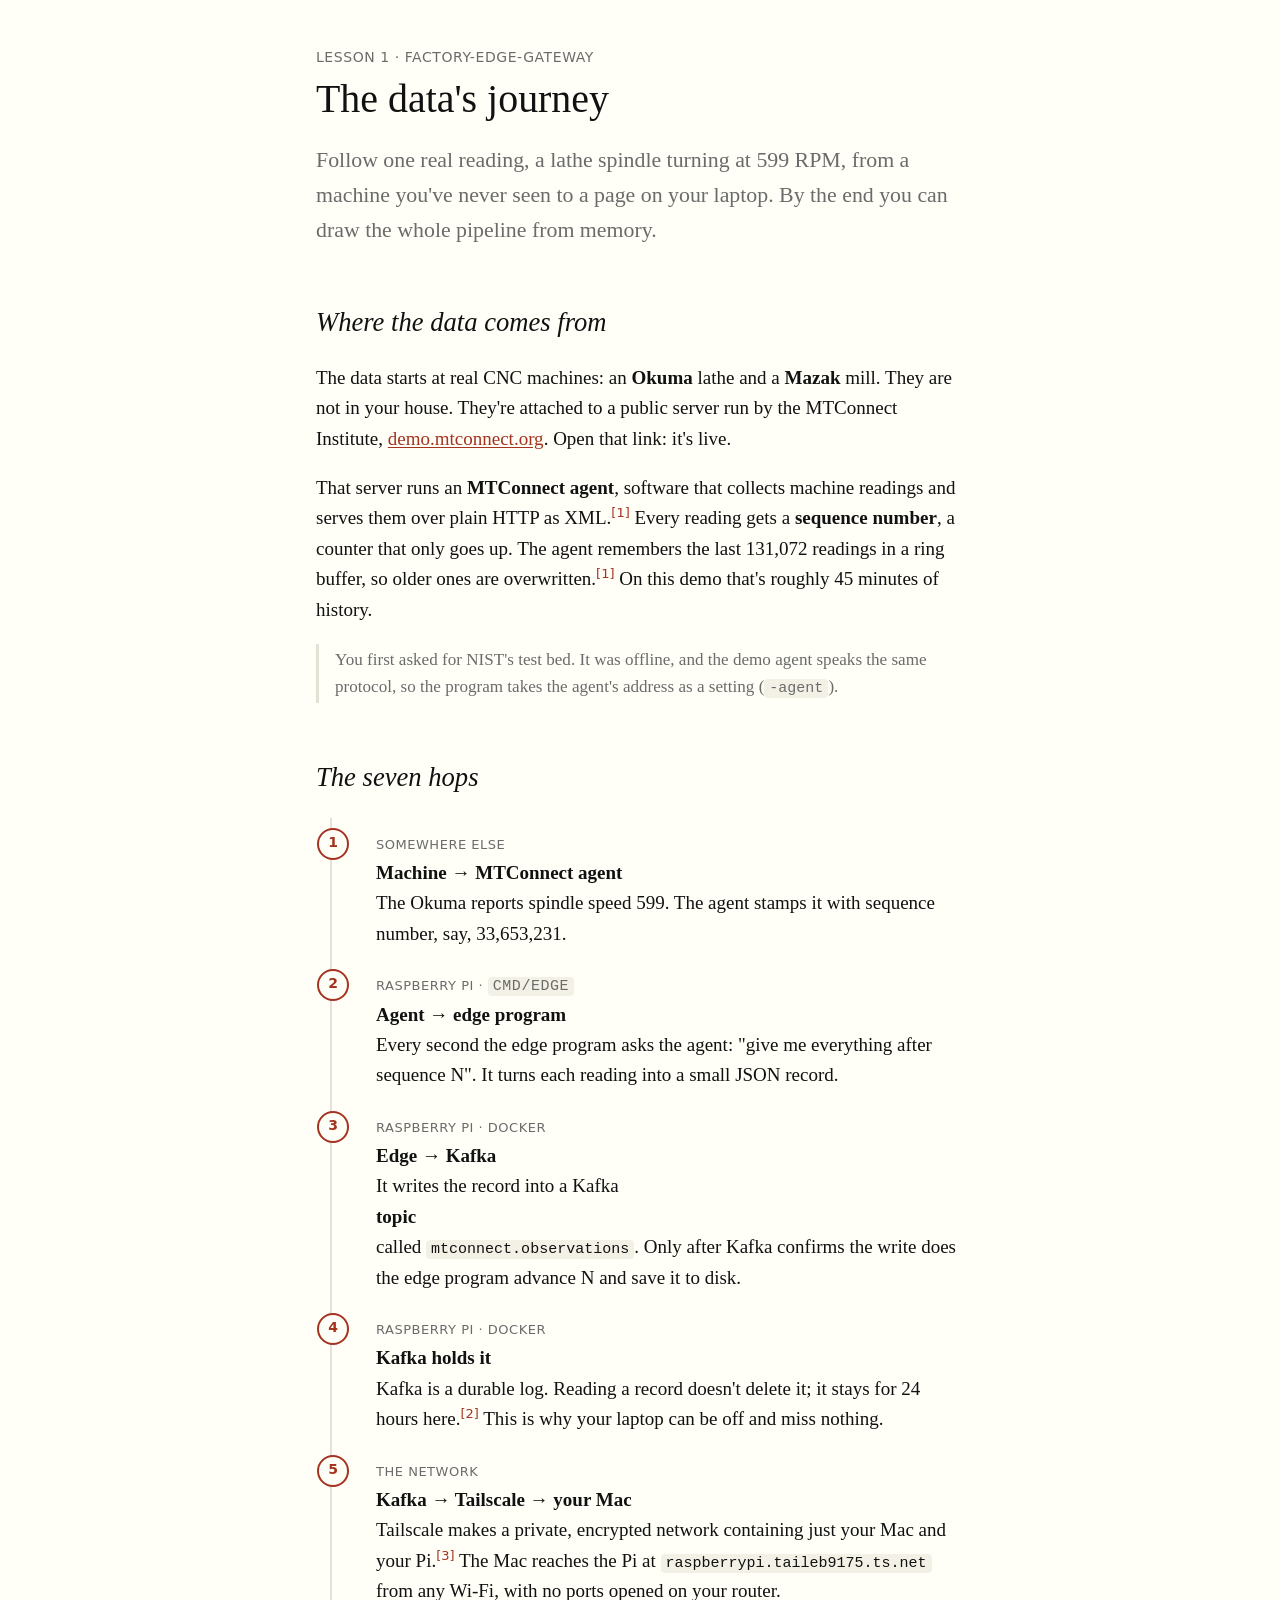
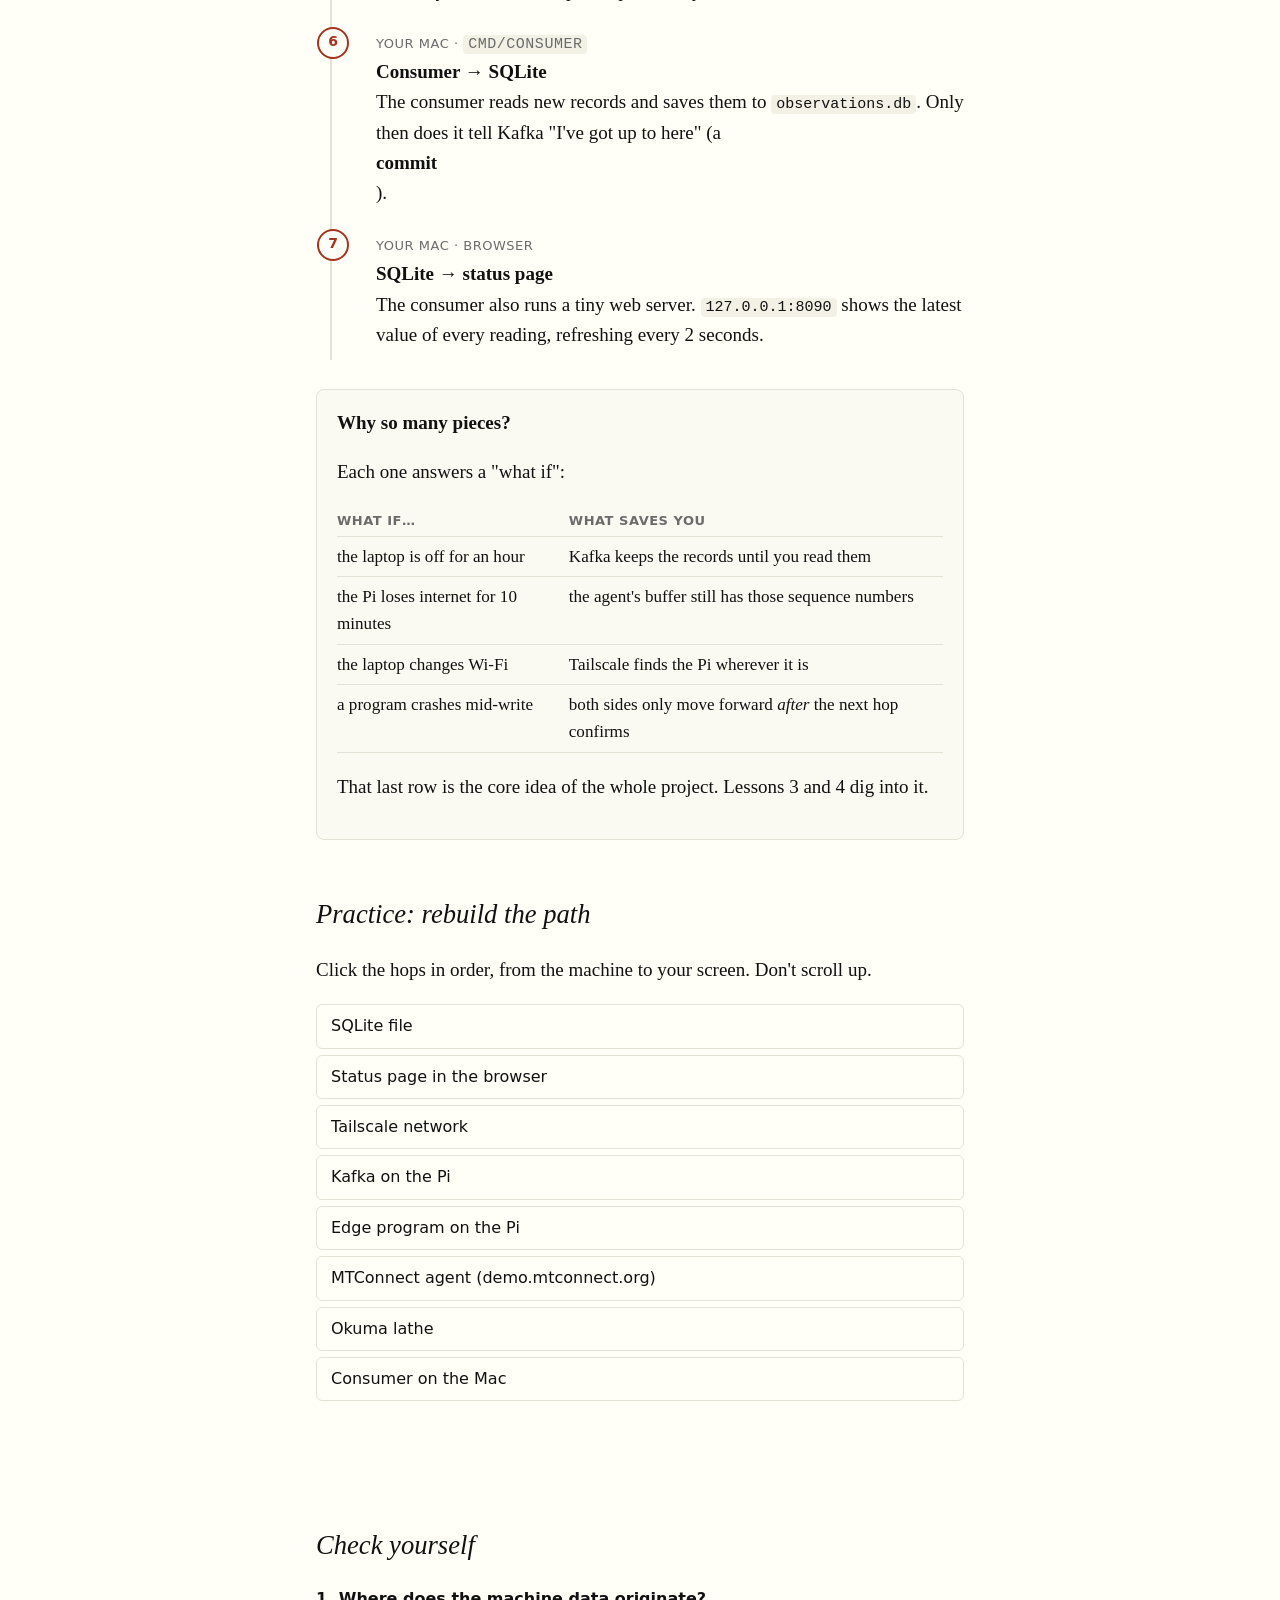
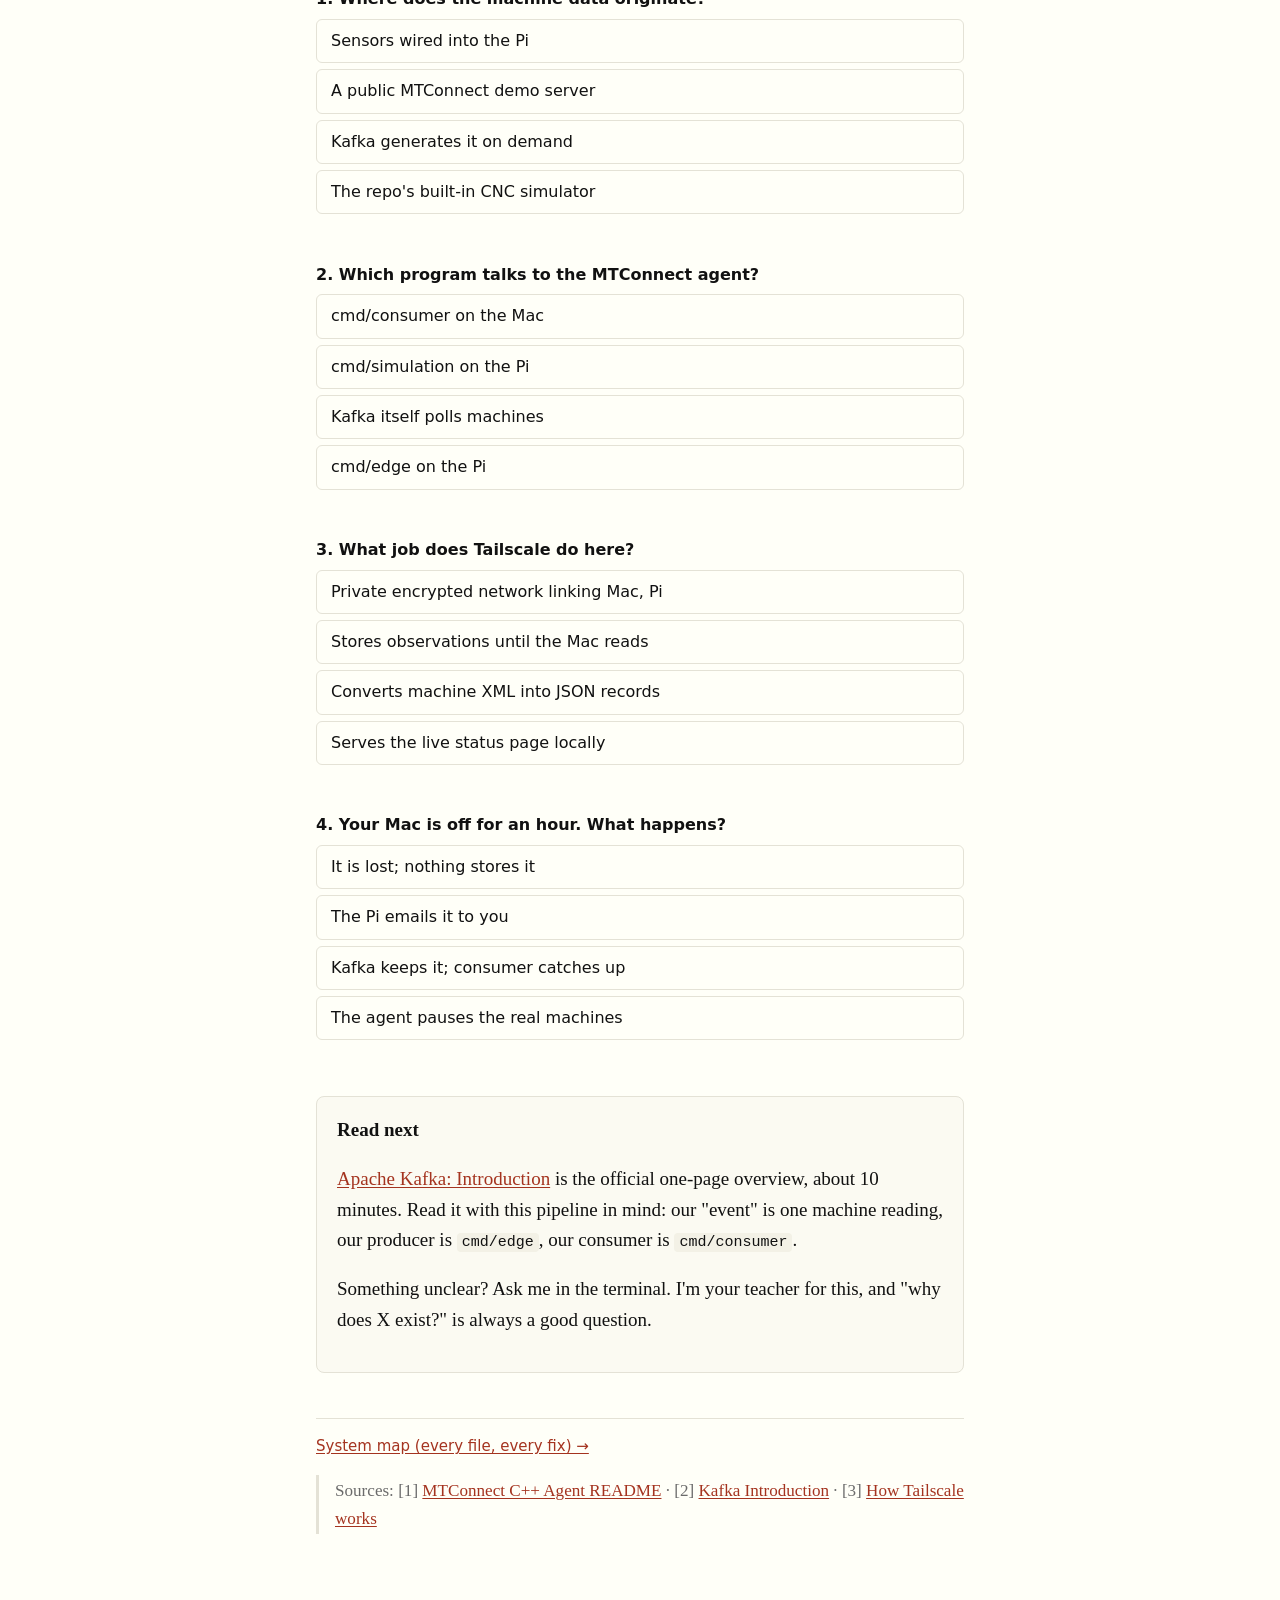
<file: learn/lessons/0001-the-datas-journey.html>
<!doctype html>
<html lang="en">
<head>
<meta charset="utf-8">
<meta name="viewport" content="width=device-width, initial-scale=1">
<title>The Data's Journey</title>
<link rel="stylesheet" href="../assets/style.css">
</head>
<body>
<main>
<header class="kicker">Lesson 1 · factory-edge-gateway</header>
<h1>The data's journey</h1>
<p class="lede">Follow one real reading, a lathe spindle turning at 599 RPM, from a machine you've never seen to a page on your laptop. By the end you can draw the whole pipeline from memory.</p>

<h2>Where the data comes from</h2>
<p>The data starts at real CNC machines: an <b>Okuma</b> lathe and a <b>Mazak</b> mill. They are not in your house. They're attached to a public server run by the MTConnect Institute, <a href="https://demo.mtconnect.org/current">demo.mtconnect.org</a>. Open that link: it's live.</p>
<p>That server runs an <b>MTConnect agent</b>, software that collects machine readings and serves them over plain HTTP as XML.<a class="cite" href="https://github.com/mtconnect/cppagent">[1]</a> Every reading gets a <b>sequence number</b>, a counter that only goes up. The agent remembers the last 131,072 readings in a ring buffer, so older ones are overwritten.<a class="cite" href="https://github.com/mtconnect/cppagent">[1]</a> On this demo that's roughly 45 minutes of history.</p>
<p class="aside">You first asked for NIST's test bed. It was offline, and the demo agent speaks the same protocol, so the program takes the agent's address as a setting (<code>-agent</code>).</p>

<h2>The seven hops</h2>
<ol class="flow">
  <li><span class="where">Somewhere else</span><b>Machine → MTConnect agent</b>The Okuma reports spindle speed 599. The agent stamps it with sequence number, say, 33,653,231.</li>
  <li><span class="where">Raspberry Pi · <code>cmd/edge</code></span><b>Agent → edge program</b>Every second the edge program asks the agent: "give me everything after sequence N". It turns each reading into a small JSON record.</li>
  <li><span class="where">Raspberry Pi · Docker</span><b>Edge → Kafka</b>It writes the record into a Kafka <b>topic</b> called <code>mtconnect.observations</code>. Only after Kafka confirms the write does the edge program advance N and save it to disk.</li>
  <li><span class="where">Raspberry Pi · Docker</span><b>Kafka holds it</b>Kafka is a durable log. Reading a record doesn't delete it; it stays for 24 hours here.<a class="cite" href="https://kafka.apache.org/intro">[2]</a> This is why your laptop can be off and miss nothing.</li>
  <li><span class="where">The network</span><b>Kafka → Tailscale → your Mac</b>Tailscale makes a private, encrypted network containing just your Mac and your Pi.<a class="cite" href="https://tailscale.com/blog/how-tailscale-works">[3]</a> The Mac reaches the Pi at <code>raspberrypi.taileb9175.ts.net</code> from any Wi-Fi, with no ports opened on your router.</li>
  <li><span class="where">Your Mac · <code>cmd/consumer</code></span><b>Consumer → SQLite</b>The consumer reads new records and saves them to <code>observations.db</code>. Only then does it tell Kafka "I've got up to here" (a <b>commit</b>).</li>
  <li><span class="where">Your Mac · browser</span><b>SQLite → status page</b>The consumer also runs a tiny web server. <code>127.0.0.1:8090</code> shows the latest value of every reading, refreshing every 2 seconds.</li>
</ol>

<div class="box">
<h3>Why so many pieces?</h3>
<p>Each one answers a "what if":</p>
<table>
<tr><th>What if…</th><th>What saves you</th></tr>
<tr><td>the laptop is off for an hour</td><td>Kafka keeps the records until you read them</td></tr>
<tr><td>the Pi loses internet for 10 minutes</td><td>the agent's buffer still has those sequence numbers</td></tr>
<tr><td>the laptop changes Wi-Fi</td><td>Tailscale finds the Pi wherever it is</td></tr>
<tr><td>a program crashes mid-write</td><td>both sides only move forward <i>after</i> the next hop confirms</td></tr>
</table>
<p>That last row is the core idea of the whole project. Lessons 3 and 4 dig into it.</p>
</div>

<h2>Practice: rebuild the path</h2>
<p>Click the hops in order, from the machine to your screen. Don't scroll up.</p>
<div class="order" data-steps='["Okuma lathe","MTConnect agent (demo.mtconnect.org)","Edge program on the Pi","Kafka on the Pi","Tailscale network","Consumer on the Mac","SQLite file","Status page in the browser"]'></div>

<h2>Check yourself</h2>
<div class="quiz">
  <div class="item" data-answer="1" data-why="The readings come from real Okuma and Mazak machines behind the public MTConnect demo agent.">
    <p class="q">1. Where does the machine data originate?</p>
    <button>Sensors wired into the Pi</button>
    <button>A public MTConnect demo server</button>
    <button>Kafka generates it on demand</button>
    <button>The repo's built-in CNC simulator</button>
  </div>
  <div class="item" data-answer="3" data-why="cmd/edge runs on the Pi, polls the agent and produces to Kafka.">
    <p class="q">2. Which program talks to the MTConnect agent?</p>
    <button>cmd/consumer on the Mac</button>
    <button>cmd/simulation on the Pi</button>
    <button>Kafka itself polls machines</button>
    <button>cmd/edge on the Pi</button>
  </div>
  <div class="item" data-answer="0" data-why="Tailscale is only the network. Storing is Kafka's job, converting is the edge's, serving the page is the consumer's.">
    <p class="q">3. What job does Tailscale do here?</p>
    <button>Private encrypted network linking Mac, Pi</button>
    <button>Stores observations until the Mac reads</button>
    <button>Converts machine XML into JSON records</button>
    <button>Serves the live status page locally</button>
  </div>
  <div class="item" data-answer="2" data-why="Kafka keeps records for 24 hours whether or not anyone has read them; the consumer resumes from its last commit.">
    <p class="q">4. Your Mac is off for an hour. What happens?</p>
    <button>It is lost; nothing stores it</button>
    <button>The Pi emails it to you</button>
    <button>Kafka keeps it; consumer catches up</button>
    <button>The agent pauses the real machines</button>
  </div>
</div>

<div class="box">
<h3>Read next</h3>
<p><a href="https://kafka.apache.org/intro">Apache Kafka: Introduction</a> is the official one-page overview, about 10 minutes. Read it with this pipeline in mind: our "event" is one machine reading, our producer is <code>cmd/edge</code>, our consumer is <code>cmd/consumer</code>.</p>
<p>Something unclear? Ask me in the terminal. I'm your teacher for this, and "why does X exist?" is always a good question.</p>
</div>

<nav class="foot">
  <a href="../reference/system-map.html">System map (every file, every fix) →</a>
</nav>
<p class="aside">Sources: [1] <a href="https://github.com/mtconnect/cppagent">MTConnect C++ Agent README</a> · [2] <a href="https://kafka.apache.org/intro">Kafka Introduction</a> · [3] <a href="https://tailscale.com/blog/how-tailscale-works">How Tailscale works</a></p>
</main>
<script src="../assets/quiz.js"></script>
<script src="../assets/order.js"></script>
</body>
</html>
</file>
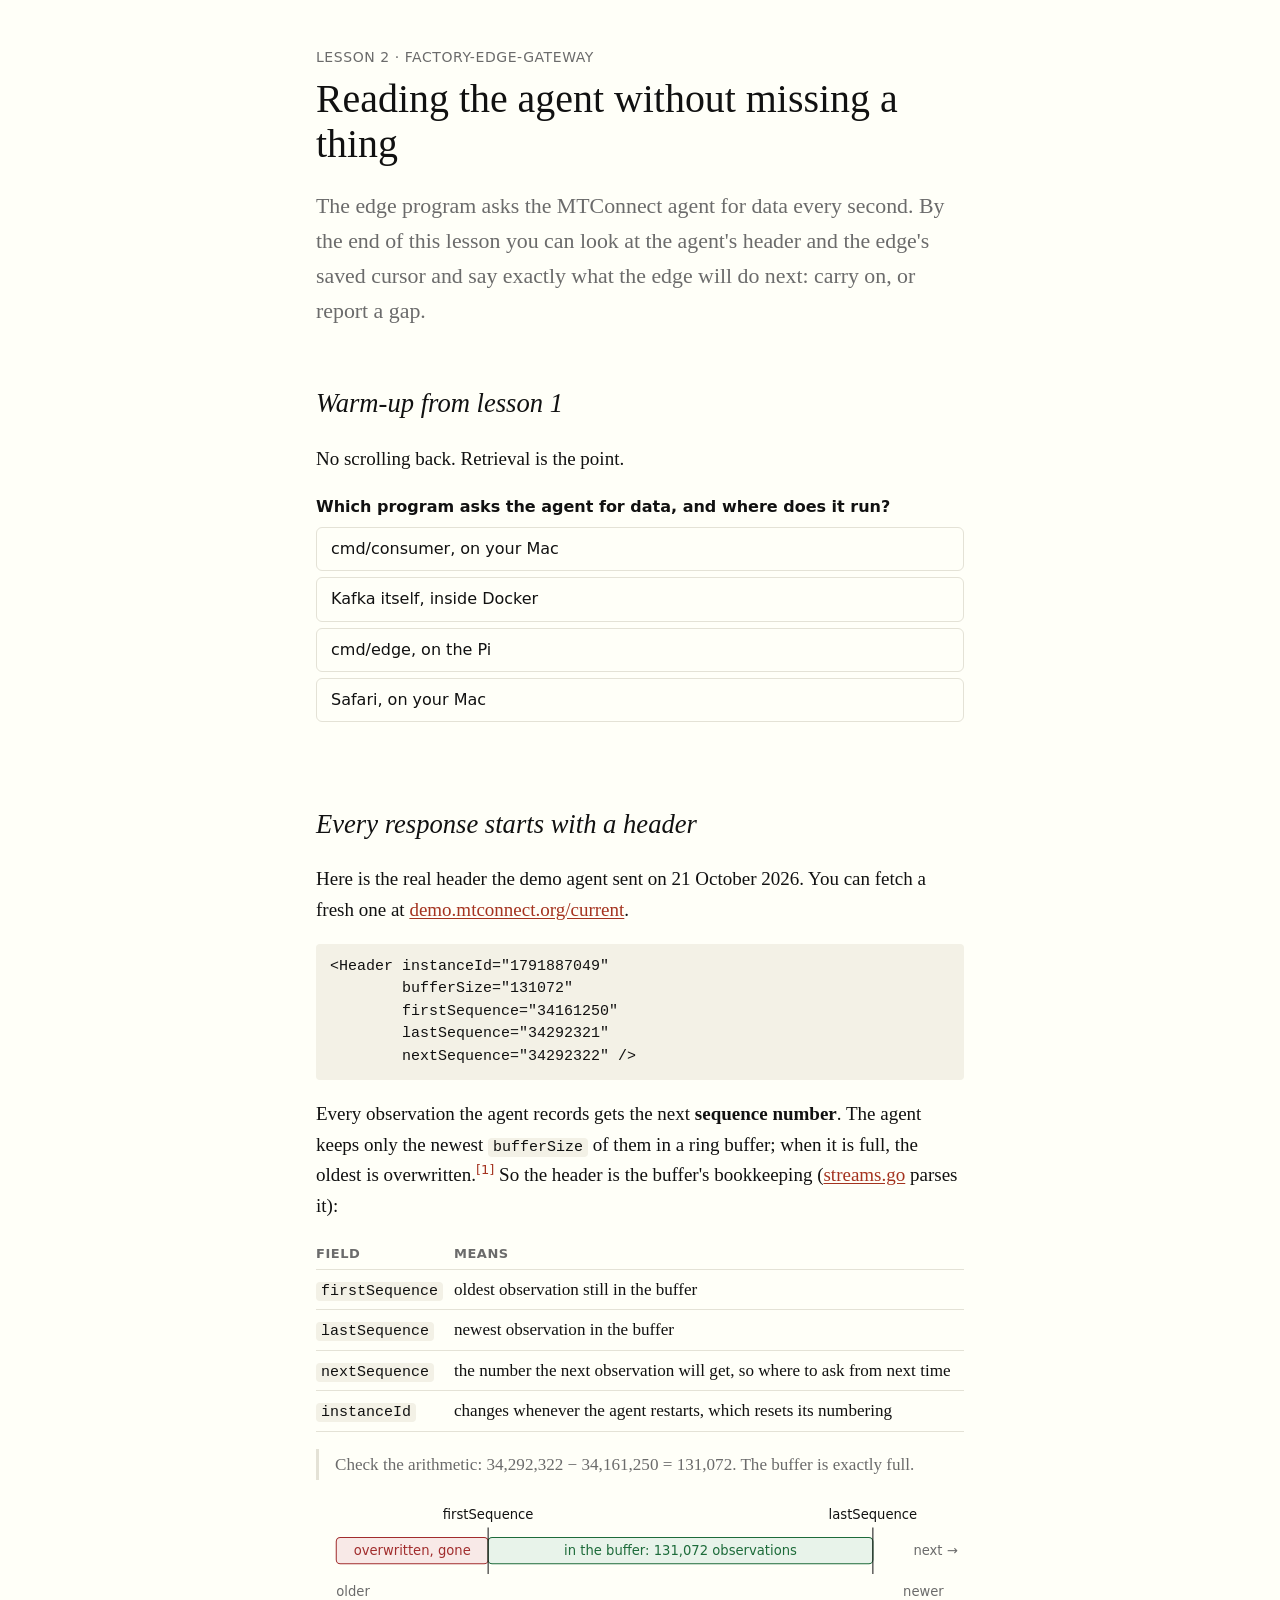
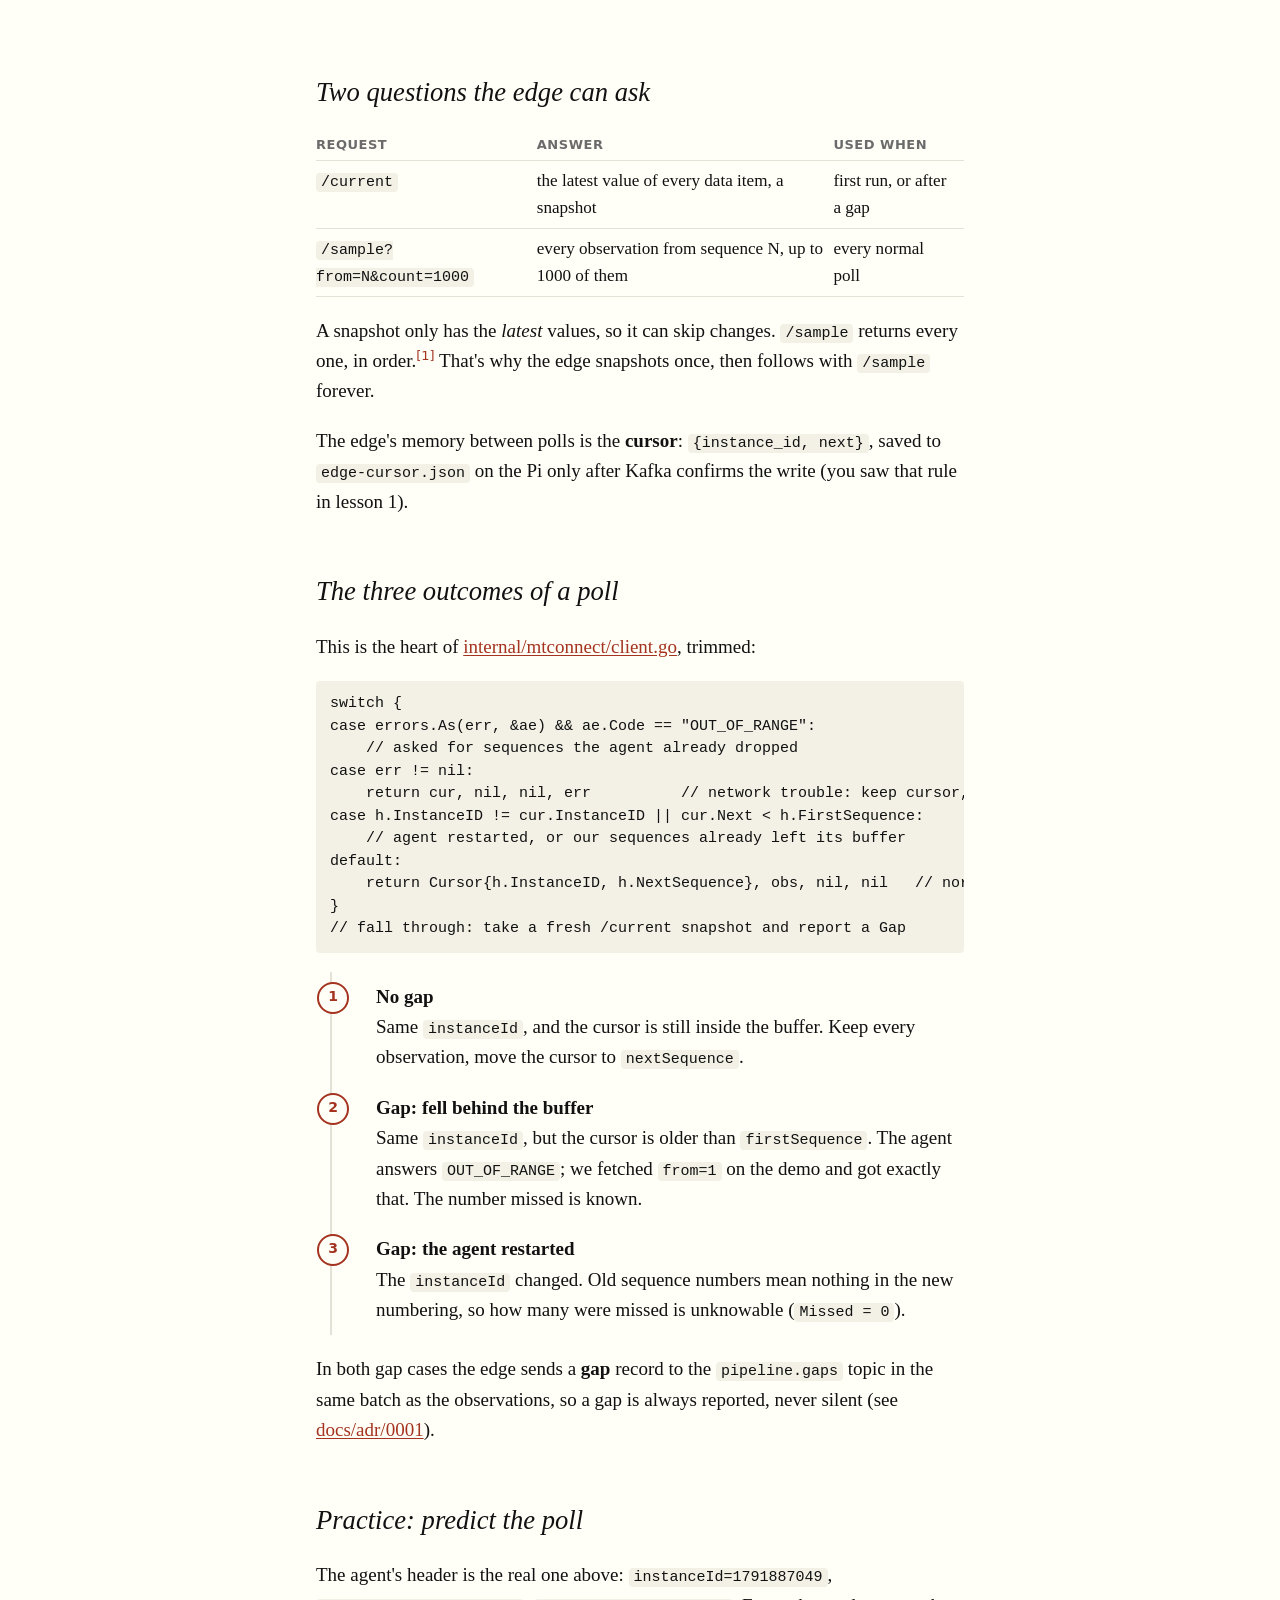
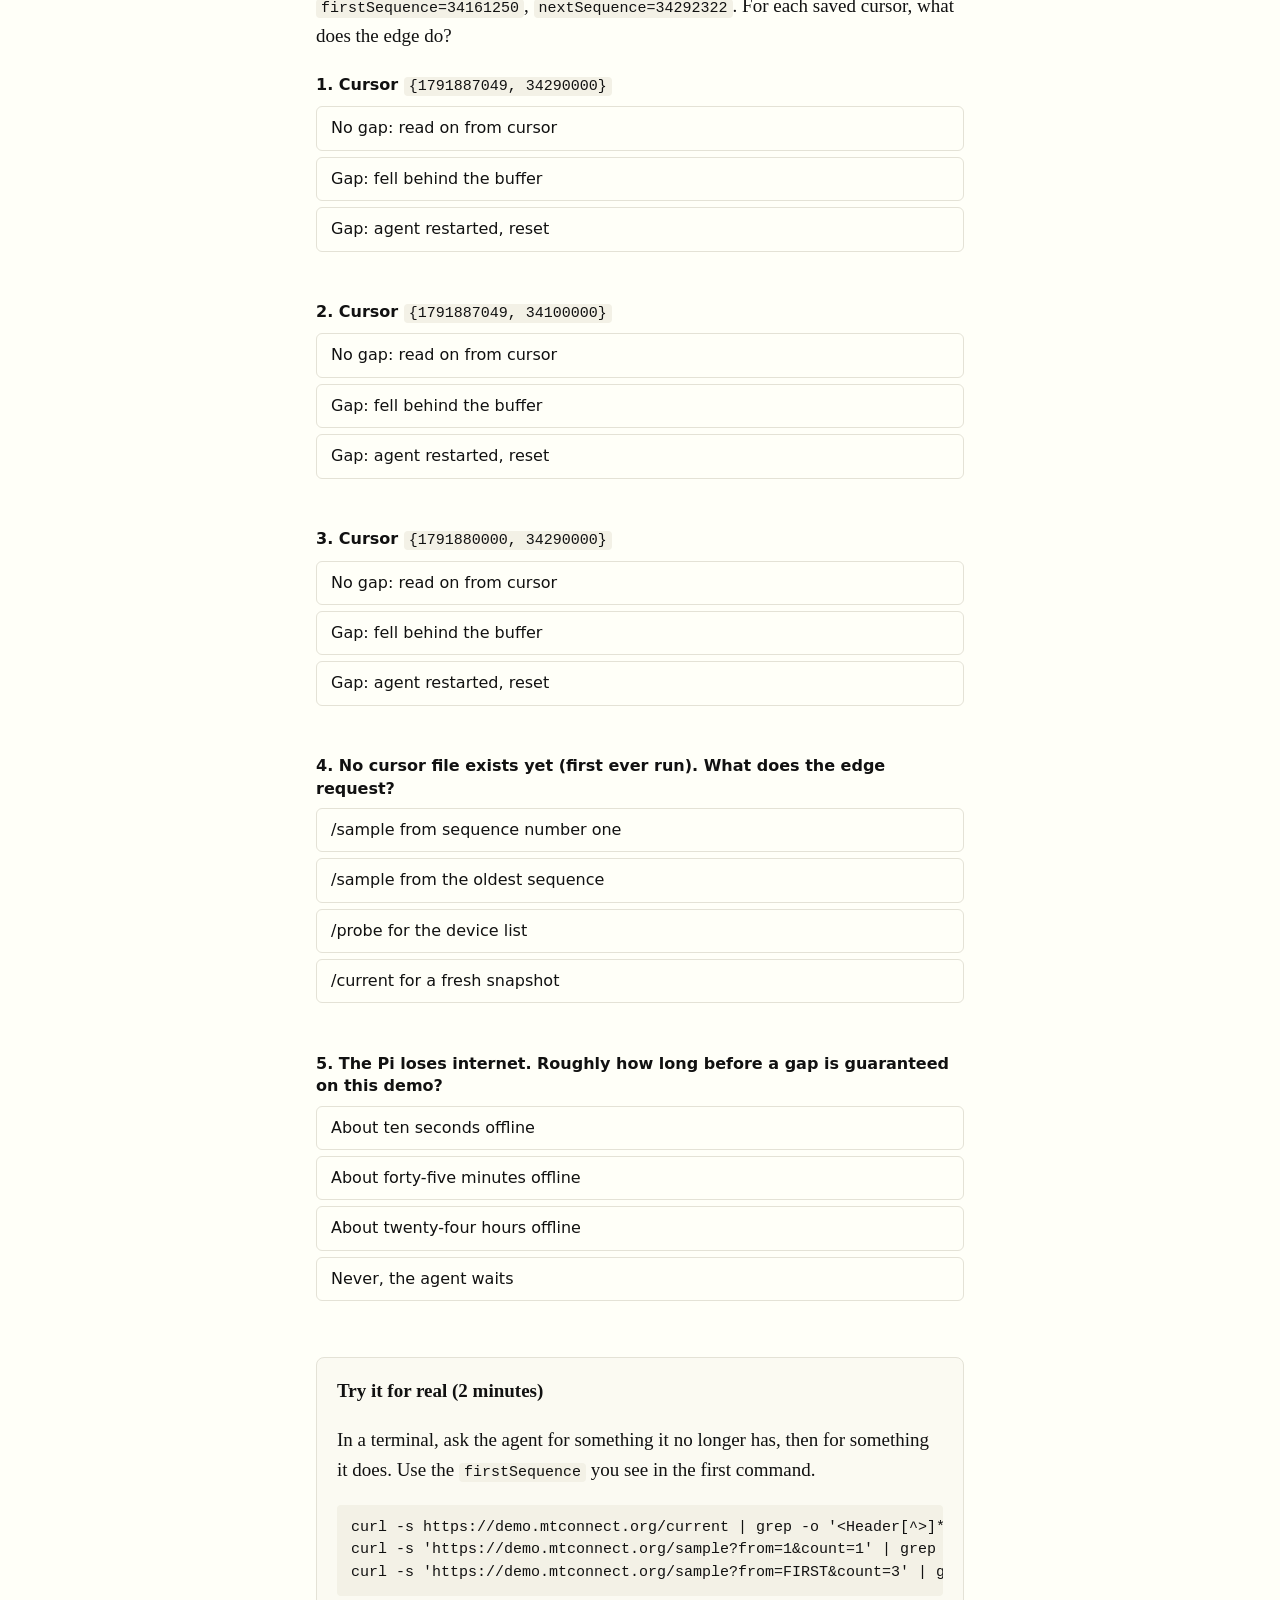
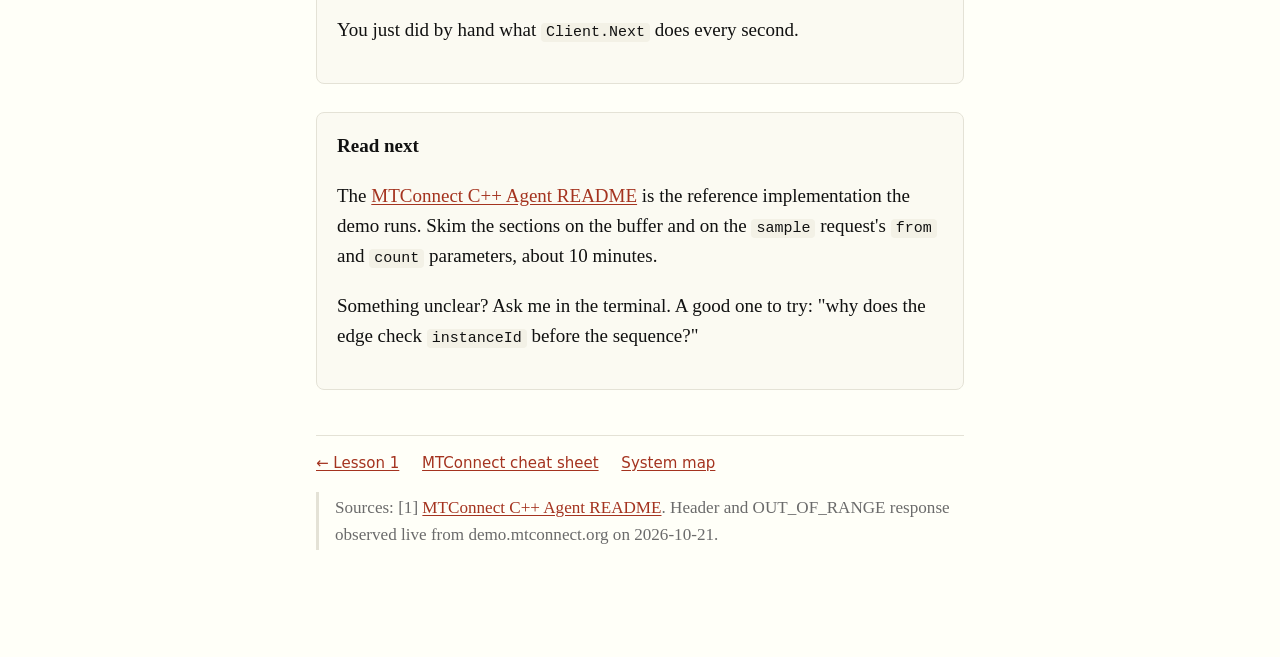
<file: learn/lessons/0002-reading-the-agent.html>
<!doctype html>
<html lang="en">
<head>
<meta charset="utf-8">
<meta name="viewport" content="width=device-width, initial-scale=1">
<title>Reading the Agent</title>
<link rel="stylesheet" href="../assets/style.css">
</head>
<body>
<main>
<header class="kicker">Lesson 2 · factory-edge-gateway</header>
<h1>Reading the agent without missing a thing</h1>
<p class="lede">The edge program asks the MTConnect agent for data every second. By the end of this lesson you can look at the agent's header and the edge's saved cursor and say exactly what the edge will do next: carry on, or report a gap.</p>

<h2>Warm-up from lesson 1</h2>
<p>No scrolling back. Retrieval is the point.</p>
<div class="quiz">
  <div class="item" data-answer="2" data-why="cmd/edge runs on the Raspberry Pi. It is the only program that talks to the agent; the Mac never does.">
    <p class="q">Which program asks the agent for data, and where does it run?</p>
    <button>cmd/consumer, on your Mac</button>
    <button>Kafka itself, inside Docker</button>
    <button>cmd/edge, on the Pi</button>
    <button>Safari, on your Mac</button>
  </div>
</div>

<h2>Every response starts with a header</h2>
<p>Here is the real header the demo agent sent on 21 October 2026. You can fetch a fresh one at <a href="https://demo.mtconnect.org/current">demo.mtconnect.org/current</a>.</p>
<pre>&lt;Header instanceId="1791887049"
        bufferSize="131072"
        firstSequence="34161250"
        lastSequence="34292321"
        nextSequence="34292322" /&gt;</pre>
<p>Every observation the agent records gets the next <b>sequence number</b>. The agent keeps only the newest <code>bufferSize</code> of them in a ring buffer; when it is full, the oldest is overwritten.<a class="cite" href="https://github.com/mtconnect/cppagent">[1]</a> So the header is the buffer's bookkeeping (<a href="../../internal/mtconnect/streams.go">streams.go</a> parses it):</p>
<table>
<tr><th>Field</th><th>Means</th></tr>
<tr><td><code>firstSequence</code></td><td>oldest observation still in the buffer</td></tr>
<tr><td><code>lastSequence</code></td><td>newest observation in the buffer</td></tr>
<tr><td><code>nextSequence</code></td><td>the number the next observation will get, so where to ask from next time</td></tr>
<tr><td><code>instanceId</code></td><td>changes whenever the agent restarts, which resets its numbering</td></tr>
</table>
<p class="aside">Check the arithmetic: 34,292,322 − 34,161,250 = 131,072. The buffer is exactly full.</p>

<svg viewBox="0 0 640 110" role="img" aria-label="Number line: sequences below firstSequence are gone, sequences from firstSequence to lastSequence are in the buffer, nextSequence is the next number to be assigned." style="width:100%;height:auto;font:13px system-ui,sans-serif">
  <rect x="20" y="40" width="150" height="26" rx="4" style="fill:var(--bad-bg);stroke:var(--bad)"/>
  <text x="95" y="57" text-anchor="middle" style="fill:var(--bad)">overwritten, gone</text>
  <rect x="170" y="40" width="380" height="26" rx="4" style="fill:var(--ok-bg);stroke:var(--ok)"/>
  <text x="360" y="57" text-anchor="middle" style="fill:var(--ok)">in the buffer: 131,072 observations</text>
  <line x1="170" y1="30" x2="170" y2="76" style="stroke:var(--fg)"/>
  <text x="170" y="22" text-anchor="middle" style="fill:var(--fg)">firstSequence</text>
  <line x1="550" y1="30" x2="550" y2="76" style="stroke:var(--fg)"/>
  <text x="550" y="22" text-anchor="middle" style="fill:var(--fg)">lastSequence</text>
  <text x="590" y="57" style="fill:var(--muted)">next →</text>
  <text x="20" y="98" style="fill:var(--muted)">older</text>
  <text x="620" y="98" text-anchor="end" style="fill:var(--muted)">newer</text>
</svg>

<h2>Two questions the edge can ask</h2>
<table>
<tr><th>Request</th><th>Answer</th><th>Used when</th></tr>
<tr><td><code>/current</code></td><td>the latest value of every data item, a snapshot</td><td>first run, or after a gap</td></tr>
<tr><td><code>/sample?from=N&amp;count=1000</code></td><td>every observation from sequence N, up to 1000 of them</td><td>every normal poll</td></tr>
</table>
<p>A snapshot only has the <i>latest</i> values, so it can skip changes. <code>/sample</code> returns every one, in order.<a class="cite" href="https://github.com/mtconnect/cppagent">[1]</a> That's why the edge snapshots once, then follows with <code>/sample</code> forever.</p>
<p>The edge's memory between polls is the <b>cursor</b>: <code>{instance_id, next}</code>, saved to <code>edge-cursor.json</code> on the Pi only after Kafka confirms the write (you saw that rule in lesson 1).</p>

<h2>The three outcomes of a poll</h2>
<p>This is the heart of <a href="../../internal/mtconnect/client.go">internal/mtconnect/client.go</a>, trimmed:</p>
<pre>switch {
case errors.As(err, &amp;ae) &amp;&amp; ae.Code == "OUT_OF_RANGE":
    // asked for sequences the agent already dropped
case err != nil:
    return cur, nil, nil, err          // network trouble: keep cursor, retry
case h.InstanceID != cur.InstanceID || cur.Next &lt; h.FirstSequence:
    // agent restarted, or our sequences already left its buffer
default:
    return Cursor{h.InstanceID, h.NextSequence}, obs, nil, nil   // normal
}
// fall through: take a fresh /current snapshot and report a Gap</pre>
<ol class="flow">
  <li><b>No gap</b>Same <code>instanceId</code>, and the cursor is still inside the buffer. Keep every observation, move the cursor to <code>nextSequence</code>.</li>
  <li><b>Gap: fell behind the buffer</b>Same <code>instanceId</code>, but the cursor is older than <code>firstSequence</code>. The agent answers <code>OUT_OF_RANGE</code>; we fetched <code>from=1</code> on the demo and got exactly that. The number missed is known.</li>
  <li><b>Gap: the agent restarted</b>The <code>instanceId</code> changed. Old sequence numbers mean nothing in the new numbering, so how many were missed is unknowable (<code>Missed = 0</code>).</li>
</ol>
<p>In both gap cases the edge sends a <b>gap</b> record to the <code>pipeline.gaps</code> topic in the same batch as the observations, so a gap is always reported, never silent (see <a href="../../docs/adr/">docs/adr/0001</a>).</p>

<h2>Practice: predict the poll</h2>
<p>The agent's header is the real one above: <code>instanceId=1791887049</code>, <code>firstSequence=34161250</code>, <code>nextSequence=34292322</code>. For each saved cursor, what does the edge do?</p>
<div class="quiz">
  <div class="item" data-answer="0" data-why="Same instance, and 34,290,000 is between firstSequence and nextSequence, so /sample works and the cursor moves on.">
    <p class="q">1. Cursor <code>{1791887049, 34290000}</code></p>
    <button>No gap: read on from cursor</button>
    <button>Gap: fell behind the buffer</button>
    <button>Gap: agent restarted, reset</button>
  </div>
  <div class="item" data-answer="1" data-why="Same instance, but 34,100,000 is older than firstSequence (34,161,250). Those observations were overwritten; the agent says OUT_OF_RANGE.">
    <p class="q">2. Cursor <code>{1791887049, 34100000}</code></p>
    <button>No gap: read on from cursor</button>
    <button>Gap: fell behind the buffer</button>
    <button>Gap: agent restarted, reset</button>
  </div>
  <div class="item" data-answer="2" data-why="The sequence looks in range, but the instanceId is different. That number belongs to the old agent run, so it can't be trusted. The instance check comes first.">
    <p class="q">3. Cursor <code>{1791880000, 34290000}</code></p>
    <button>No gap: read on from cursor</button>
    <button>Gap: fell behind the buffer</button>
    <button>Gap: agent restarted, reset</button>
  </div>
  <div class="item" data-answer="3" data-why="A zero cursor means no edge-cursor.json yet. Client.Next takes a /current snapshot and nothing is reported as a gap, since nothing was ever expected.">
    <p class="q">4. No cursor file exists yet (first ever run). What does the edge request?</p>
    <button>/sample from sequence number one</button>
    <button>/sample from the oldest sequence</button>
    <button>/probe for the device list</button>
    <button>/current for a fresh snapshot</button>
  </div>
  <div class="item" data-answer="1" data-why="131,072 observations at the demo's rate is about 45 minutes. Offline longer than that and the oldest ones you needed are overwritten.">
    <p class="q">5. The Pi loses internet. Roughly how long before a gap is guaranteed on this demo?</p>
    <button>About ten seconds offline</button>
    <button>About forty-five minutes offline</button>
    <button>About twenty-four hours offline</button>
    <button>Never, the agent waits</button>
  </div>
</div>

<div class="box">
<h3>Try it for real (2 minutes)</h3>
<p>In a terminal, ask the agent for something it no longer has, then for something it does. Use the <code>firstSequence</code> you see in the first command.</p>
<pre>curl -s https://demo.mtconnect.org/current | grep -o '&lt;Header[^&gt;]*&gt;'
curl -s 'https://demo.mtconnect.org/sample?from=1&amp;count=1' | grep -o 'OUT_OF_RANGE'
curl -s 'https://demo.mtconnect.org/sample?from=FIRST&amp;count=3' | grep -o 'sequence="[0-9]*"'</pre>
<p>You just did by hand what <code>Client.Next</code> does every second.</p>
</div>

<div class="box">
<h3>Read next</h3>
<p>The <a href="https://github.com/mtconnect/cppagent">MTConnect C++ Agent README</a> is the reference implementation the demo runs. Skim the sections on the buffer and on the <code>sample</code> request's <code>from</code> and <code>count</code> parameters, about 10 minutes.</p>
<p>Something unclear? Ask me in the terminal. A good one to try: "why does the edge check <code>instanceId</code> before the sequence?"</p>
</div>

<nav class="foot">
  <a href="0001-the-datas-journey.html">← Lesson 1</a>
  <a href="../reference/mtconnect.html">MTConnect cheat sheet</a>
  <a href="../reference/system-map.html">System map</a>
</nav>
<p class="aside">Sources: [1] <a href="https://github.com/mtconnect/cppagent">MTConnect C++ Agent README</a>. Header and OUT_OF_RANGE response observed live from demo.mtconnect.org on 2026-10-21.</p>
</main>
<script src="../assets/quiz.js"></script>
</body>
</html>
</file>
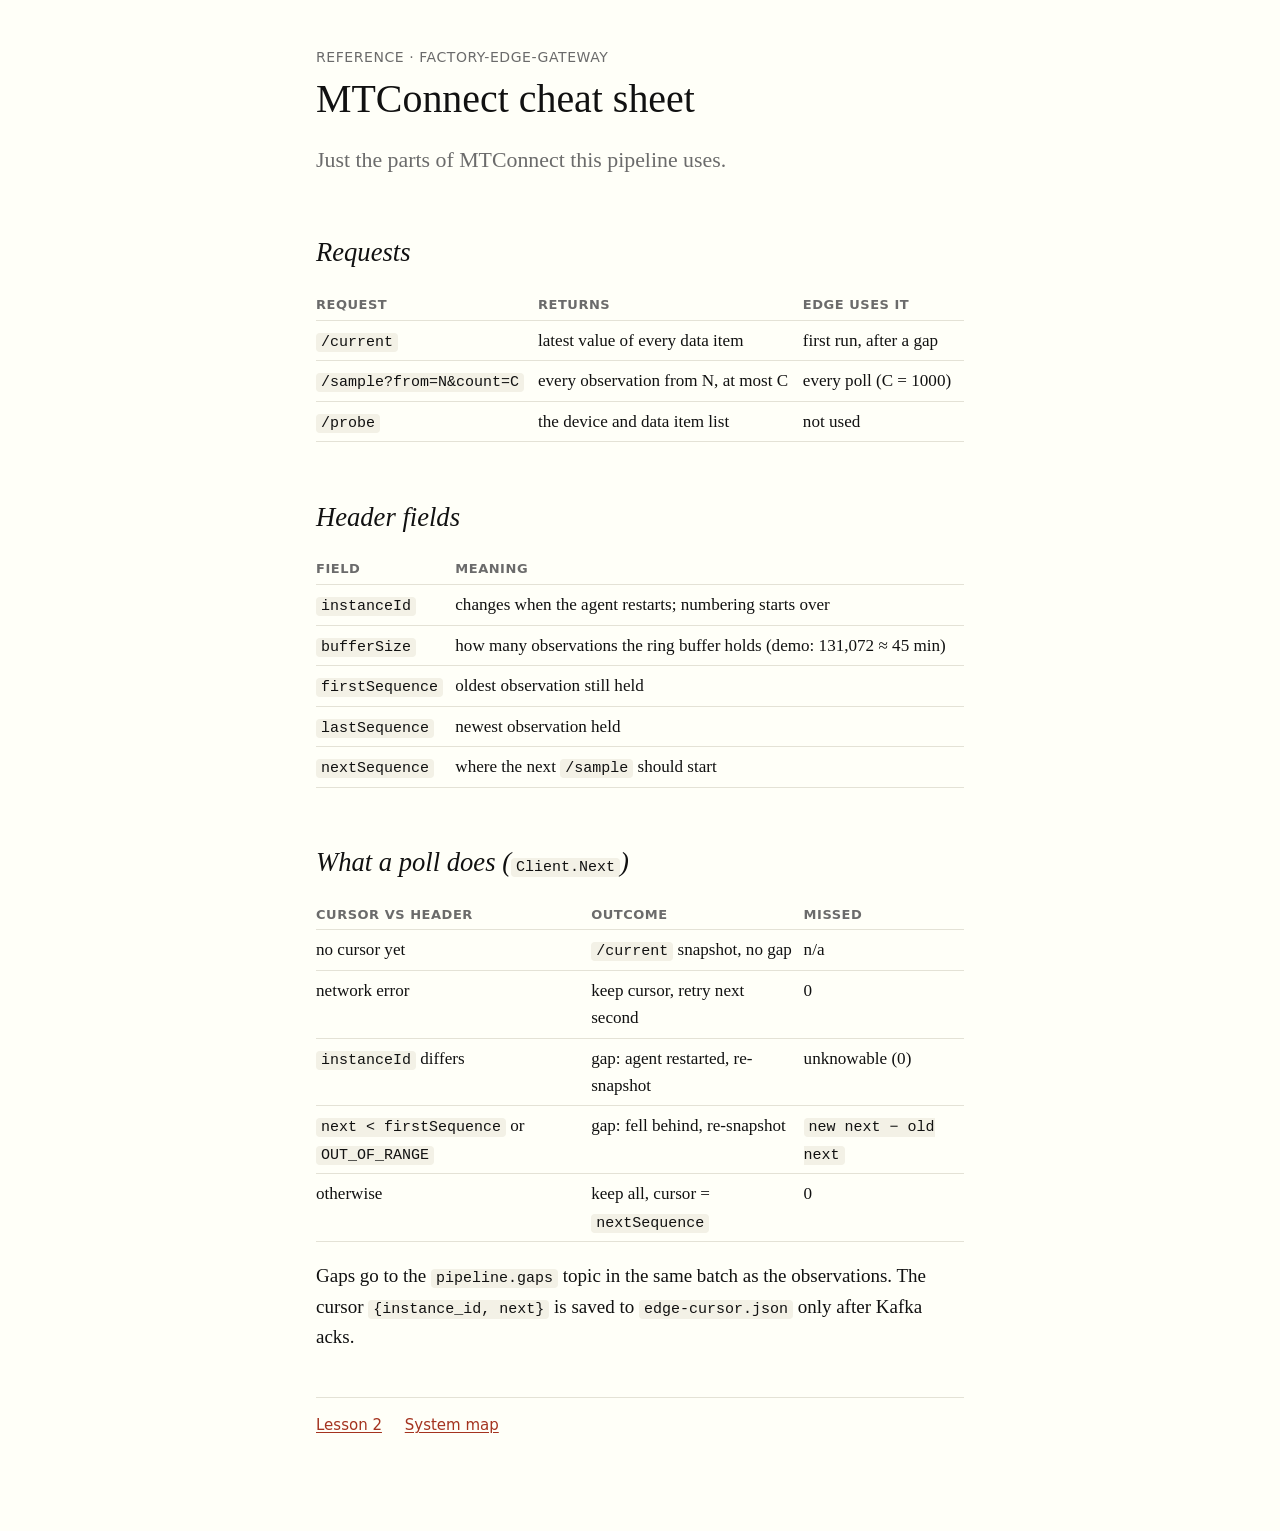
<file: learn/reference/mtconnect.html>
<!doctype html>
<html lang="en">
<head>
<meta charset="utf-8">
<meta name="viewport" content="width=device-width, initial-scale=1">
<title>MTConnect Cheat Sheet</title>
<link rel="stylesheet" href="../assets/style.css">
</head>
<body>
<main>
<header class="kicker">Reference · factory-edge-gateway</header>
<h1>MTConnect cheat sheet</h1>
<p class="lede">Just the parts of MTConnect this pipeline uses.</p>

<h2>Requests</h2>
<table>
<tr><th>Request</th><th>Returns</th><th>Edge uses it</th></tr>
<tr><td><code>/current</code></td><td>latest value of every data item</td><td>first run, after a gap</td></tr>
<tr><td><code>/sample?from=N&amp;count=C</code></td><td>every observation from N, at most C</td><td>every poll (C = 1000)</td></tr>
<tr><td><code>/probe</code></td><td>the device and data item list</td><td>not used</td></tr>
</table>

<h2>Header fields</h2>
<table>
<tr><th>Field</th><th>Meaning</th></tr>
<tr><td><code>instanceId</code></td><td>changes when the agent restarts; numbering starts over</td></tr>
<tr><td><code>bufferSize</code></td><td>how many observations the ring buffer holds (demo: 131,072 ≈ 45 min)</td></tr>
<tr><td><code>firstSequence</code></td><td>oldest observation still held</td></tr>
<tr><td><code>lastSequence</code></td><td>newest observation held</td></tr>
<tr><td><code>nextSequence</code></td><td>where the next <code>/sample</code> should start</td></tr>
</table>

<h2>What a poll does (<code>Client.Next</code>)</h2>
<table>
<tr><th>Cursor vs header</th><th>Outcome</th><th>Missed</th></tr>
<tr><td>no cursor yet</td><td><code>/current</code> snapshot, no gap</td><td>n/a</td></tr>
<tr><td>network error</td><td>keep cursor, retry next second</td><td>0</td></tr>
<tr><td><code>instanceId</code> differs</td><td>gap: agent restarted, re-snapshot</td><td>unknowable (0)</td></tr>
<tr><td><code>next &lt; firstSequence</code> or <code>OUT_OF_RANGE</code></td><td>gap: fell behind, re-snapshot</td><td><code>new next − old next</code></td></tr>
<tr><td>otherwise</td><td>keep all, cursor = <code>nextSequence</code></td><td>0</td></tr>
</table>
<p>Gaps go to the <code>pipeline.gaps</code> topic in the same batch as the observations. The cursor <code>{instance_id, next}</code> is saved to <code>edge-cursor.json</code> only after Kafka acks.</p>

<nav class="foot">
  <a href="../lessons/0002-reading-the-agent.html">Lesson 2</a>
  <a href="system-map.html">System map</a>
</nav>
</main>
</body>
</html>
</file>
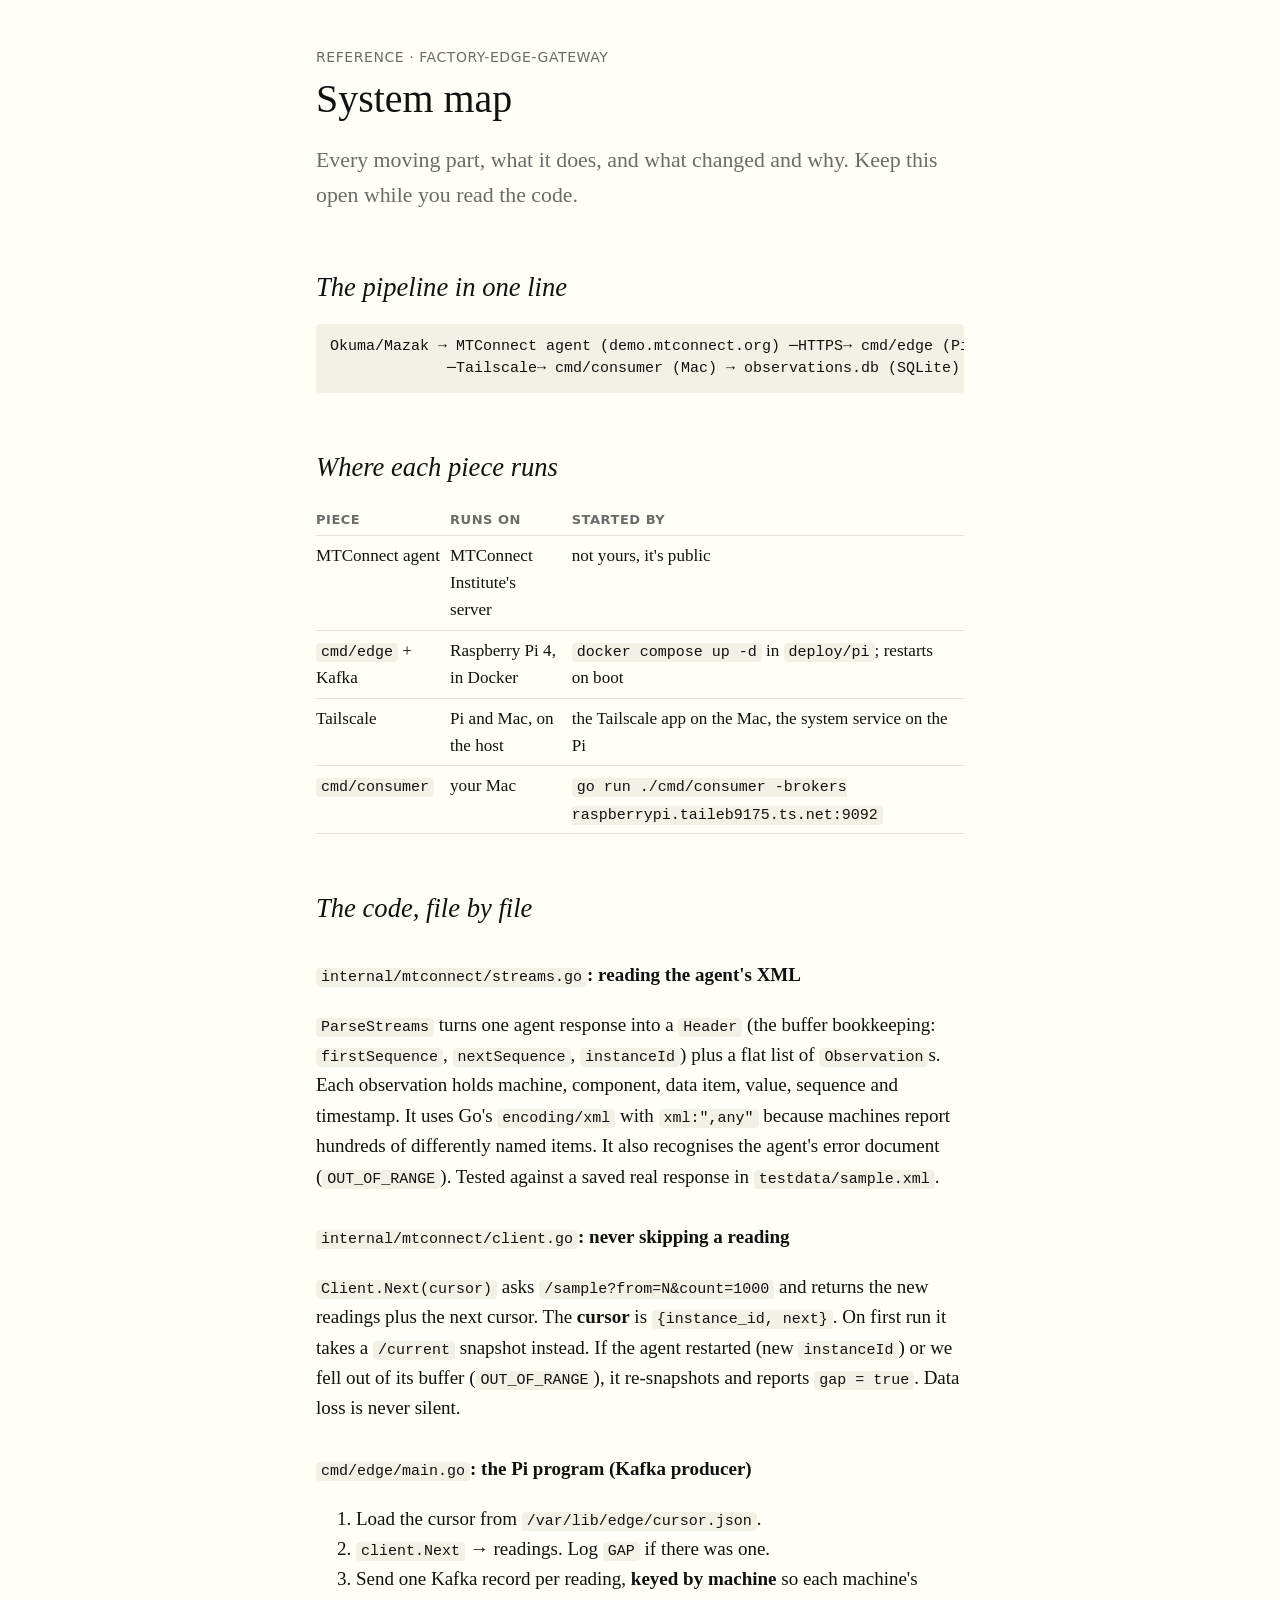
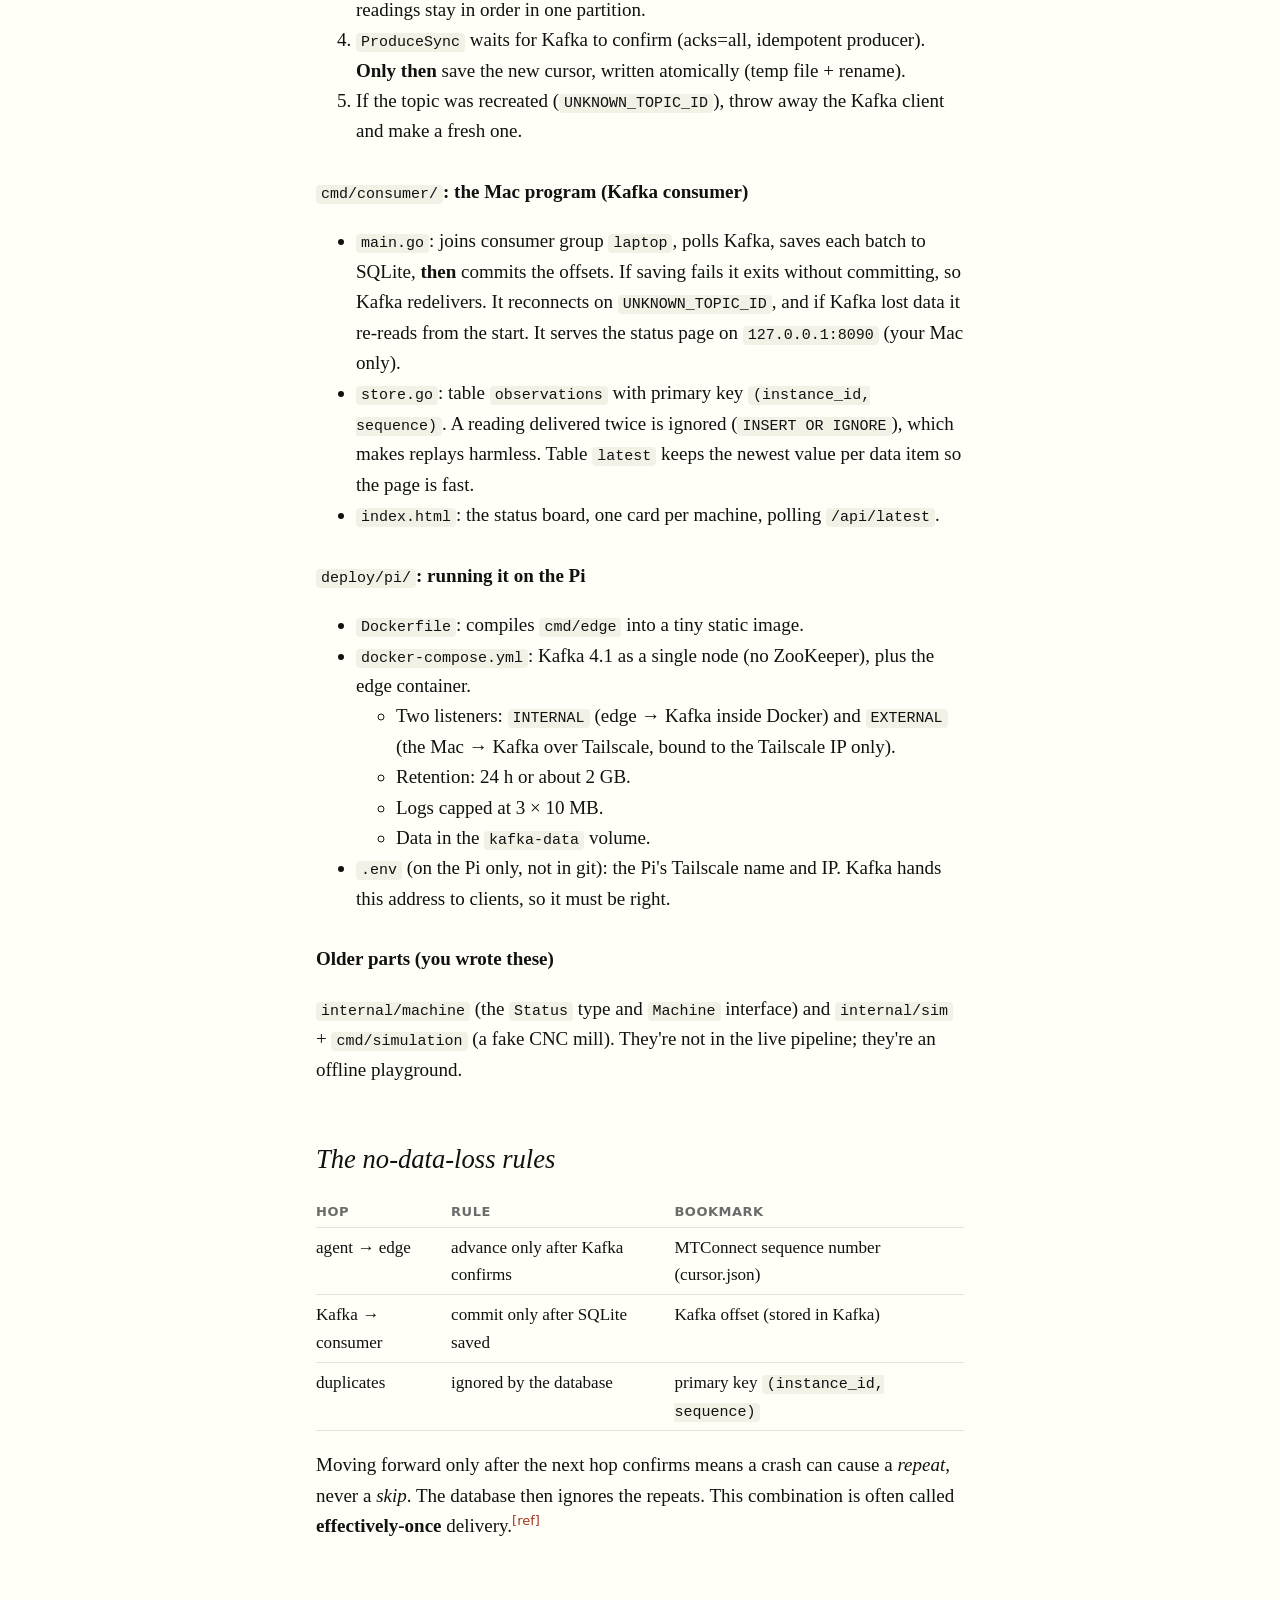
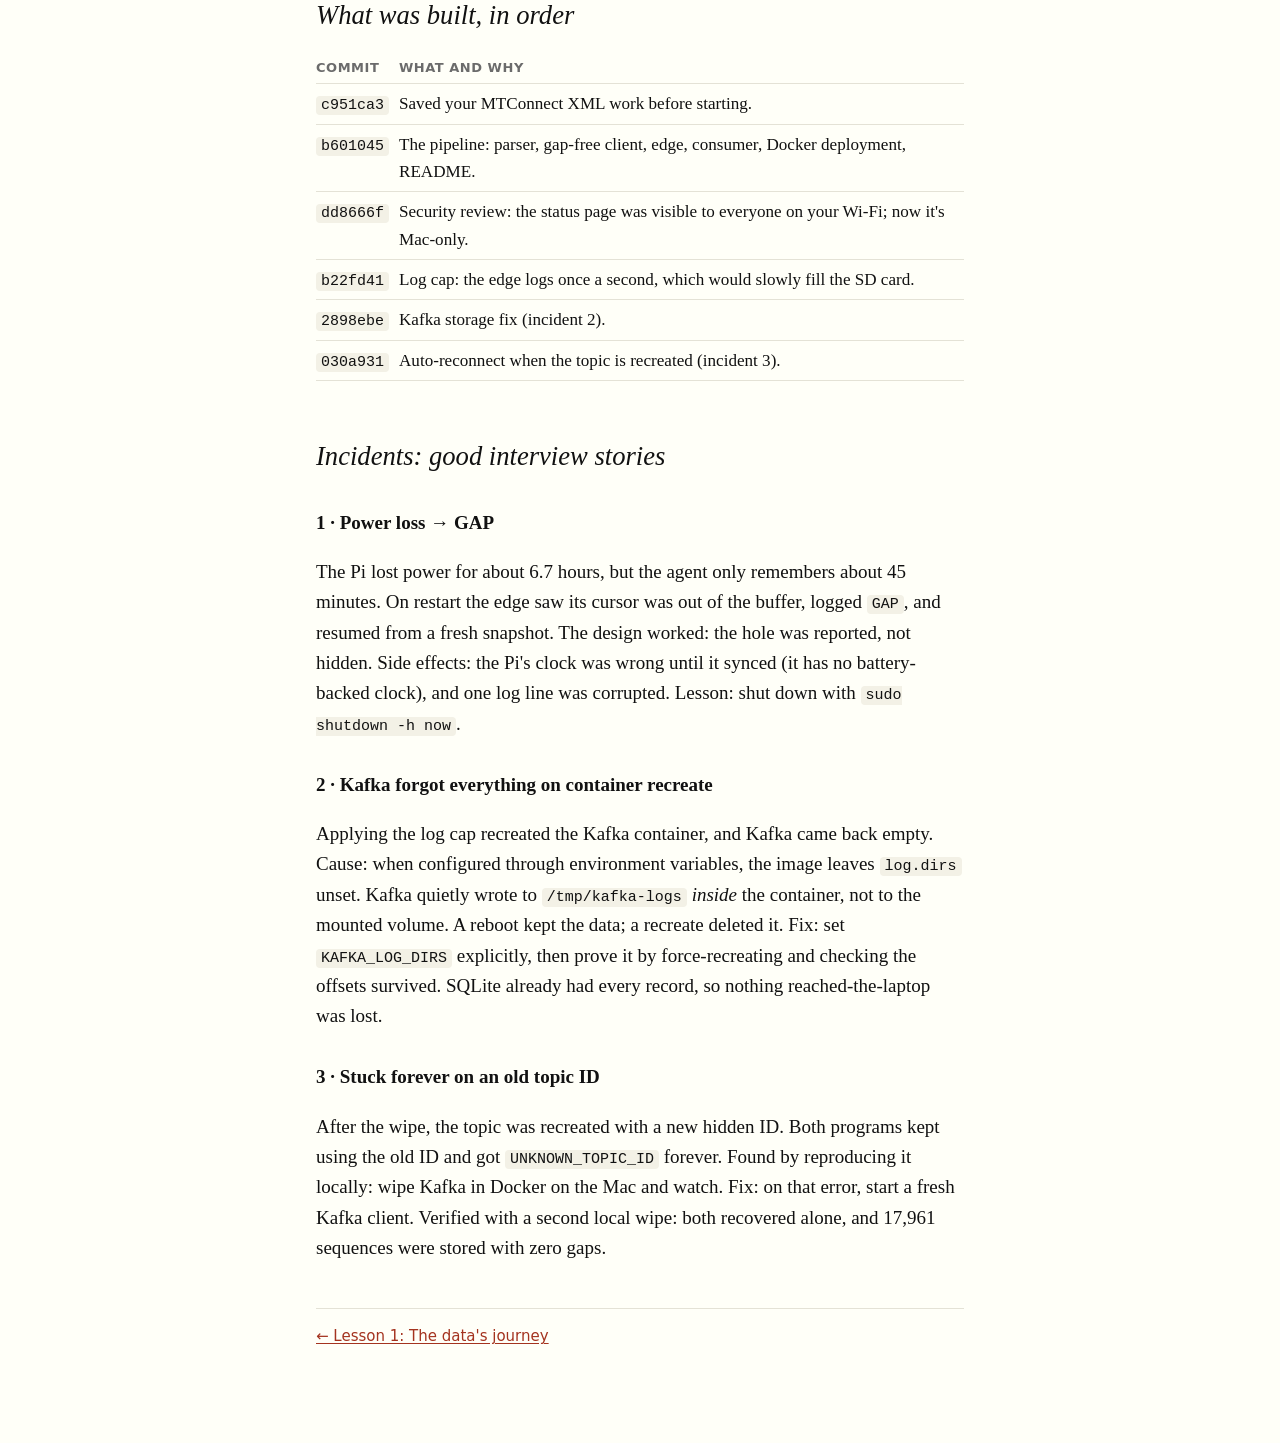
<file: learn/reference/system-map.html>
<!doctype html>
<html lang="en">
<head>
<meta charset="utf-8">
<meta name="viewport" content="width=device-width, initial-scale=1">
<title>System Map</title>
<link rel="stylesheet" href="../assets/style.css">
</head>
<body>
<main>
<header class="kicker">Reference · factory-edge-gateway</header>
<h1>System map</h1>
<p class="lede">Every moving part, what it does, and what changed and why. Keep this open while you read the code.</p>

<h2>The pipeline in one line</h2>
<pre>Okuma/Mazak → MTConnect agent (demo.mtconnect.org) ─HTTPS→ cmd/edge (Pi) → Kafka (Pi)
             ─Tailscale→ cmd/consumer (Mac) → observations.db (SQLite) → http://127.0.0.1:8090</pre>

<h2>Where each piece runs</h2>
<table>
<tr><th>Piece</th><th>Runs on</th><th>Started by</th></tr>
<tr><td>MTConnect agent</td><td>MTConnect Institute's server</td><td>not yours, it's public</td></tr>
<tr><td><code>cmd/edge</code> + Kafka</td><td>Raspberry Pi 4, in Docker</td><td><code>docker compose up -d</code> in <code>deploy/pi</code>; restarts on boot</td></tr>
<tr><td>Tailscale</td><td>Pi and Mac, on the host</td><td>the Tailscale app on the Mac, the system service on the Pi</td></tr>
<tr><td><code>cmd/consumer</code></td><td>your Mac</td><td><code>go run ./cmd/consumer -brokers raspberrypi.taileb9175.ts.net:9092</code></td></tr>
</table>

<h2>The code, file by file</h2>
<h3><code>internal/mtconnect/streams.go</code>: reading the agent's XML</h3>
<p><code>ParseStreams</code> turns one agent response into a <code>Header</code> (the buffer bookkeeping: <code>firstSequence</code>, <code>nextSequence</code>, <code>instanceId</code>) plus a flat list of <code>Observation</code>s. Each observation holds machine, component, data item, value, sequence and timestamp. It uses Go's <code>encoding/xml</code> with <code>xml:",any"</code> because machines report hundreds of differently named items. It also recognises the agent's error document (<code>OUT_OF_RANGE</code>). Tested against a saved real response in <code>testdata/sample.xml</code>.</p>

<h3><code>internal/mtconnect/client.go</code>: never skipping a reading</h3>
<p><code>Client.Next(cursor)</code> asks <code>/sample?from=N&amp;count=1000</code> and returns the new readings plus the next cursor. The <b>cursor</b> is <code>{instance_id, next}</code>. On first run it takes a <code>/current</code> snapshot instead. If the agent restarted (new <code>instanceId</code>) or we fell out of its buffer (<code>OUT_OF_RANGE</code>), it re-snapshots and reports <code>gap = true</code>. Data loss is never silent.</p>

<h3><code>cmd/edge/main.go</code>: the Pi program (Kafka <b>producer</b>)</h3>
<ol>
<li>Load the cursor from <code>/var/lib/edge/cursor.json</code>.</li>
<li><code>client.Next</code> → readings. Log <code>GAP</code> if there was one.</li>
<li>Send one Kafka record per reading, <b>keyed by machine</b> so each machine's readings stay in order in one partition.</li>
<li><code>ProduceSync</code> waits for Kafka to confirm (acks=all, idempotent producer). <b>Only then</b> save the new cursor, written atomically (temp file + rename).</li>
<li>If the topic was recreated (<code>UNKNOWN_TOPIC_ID</code>), throw away the Kafka client and make a fresh one.</li>
</ol>

<h3><code>cmd/consumer/</code>: the Mac program (Kafka <b>consumer</b>)</h3>
<ul>
<li><code>main.go</code>: joins consumer group <code>laptop</code>, polls Kafka, saves each batch to SQLite, <b>then</b> commits the offsets. If saving fails it exits without committing, so Kafka redelivers. It reconnects on <code>UNKNOWN_TOPIC_ID</code>, and if Kafka lost data it re-reads from the start. It serves the status page on <code>127.0.0.1:8090</code> (your Mac only).</li>
<li><code>store.go</code>: table <code>observations</code> with primary key <code>(instance_id, sequence)</code>. A reading delivered twice is ignored (<code>INSERT OR IGNORE</code>), which makes replays harmless. Table <code>latest</code> keeps the newest value per data item so the page is fast.</li>
<li><code>index.html</code>: the status board, one card per machine, polling <code>/api/latest</code>.</li>
</ul>

<h3><code>deploy/pi/</code>: running it on the Pi</h3>
<ul>
<li><code>Dockerfile</code>: compiles <code>cmd/edge</code> into a tiny static image.</li>
<li><code>docker-compose.yml</code>: Kafka 4.1 as a single node (no ZooKeeper), plus the edge container.
  <ul>
  <li>Two listeners: <code>INTERNAL</code> (edge → Kafka inside Docker) and <code>EXTERNAL</code> (the Mac → Kafka over Tailscale, bound to the Tailscale IP only).</li>
  <li>Retention: 24 h or about 2 GB.</li>
  <li>Logs capped at 3 × 10 MB.</li>
  <li>Data in the <code>kafka-data</code> volume.</li>
  </ul></li>
<li><code>.env</code> (on the Pi only, not in git): the Pi's Tailscale name and IP. Kafka hands this address to clients, so it must be right.</li>
</ul>

<h3>Older parts (you wrote these)</h3>
<p><code>internal/machine</code> (the <code>Status</code> type and <code>Machine</code> interface) and <code>internal/sim</code> + <code>cmd/simulation</code> (a fake CNC mill). They're not in the live pipeline; they're an offline playground.</p>

<h2>The no-data-loss rules</h2>
<table>
<tr><th>Hop</th><th>Rule</th><th>Bookmark</th></tr>
<tr><td>agent → edge</td><td>advance only after Kafka confirms</td><td>MTConnect sequence number (cursor.json)</td></tr>
<tr><td>Kafka → consumer</td><td>commit only after SQLite saved</td><td>Kafka offset (stored in Kafka)</td></tr>
<tr><td>duplicates</td><td>ignored by the database</td><td>primary key <code>(instance_id, sequence)</code></td></tr>
</table>
<p>Moving forward only after the next hop confirms means a crash can cause a <i>repeat</i>, never a <i>skip</i>. The database then ignores the repeats. This combination is often called <b>effectively-once</b> delivery.<a class="cite" href="https://www.confluent.io/blog/exactly-once-semantics-are-possible-heres-how-apache-kafka-does-it/">[ref]</a></p>

<h2>What was built, in order</h2>
<table>
<tr><th>Commit</th><th>What and why</th></tr>
<tr><td><code>c951ca3</code></td><td>Saved your MTConnect XML work before starting.</td></tr>
<tr><td><code>b601045</code></td><td>The pipeline: parser, gap-free client, edge, consumer, Docker deployment, README.</td></tr>
<tr><td><code>dd8666f</code></td><td>Security review: the status page was visible to everyone on your Wi-Fi; now it's Mac-only.</td></tr>
<tr><td><code>b22fd41</code></td><td>Log cap: the edge logs once a second, which would slowly fill the SD card.</td></tr>
<tr><td><code>2898ebe</code></td><td>Kafka storage fix (incident 2).</td></tr>
<tr><td><code>030a931</code></td><td>Auto-reconnect when the topic is recreated (incident 3).</td></tr>
</table>

<h2>Incidents: good interview stories</h2>
<h3>1 · Power loss → GAP</h3>
<p>The Pi lost power for about 6.7 hours, but the agent only remembers about 45 minutes. On restart the edge saw its cursor was out of the buffer, logged <code>GAP</code>, and resumed from a fresh snapshot. The design worked: the hole was reported, not hidden. Side effects: the Pi's clock was wrong until it synced (it has no battery-backed clock), and one log line was corrupted. Lesson: shut down with <code>sudo shutdown -h now</code>.</p>
<h3>2 · Kafka forgot everything on container recreate</h3>
<p>Applying the log cap recreated the Kafka container, and Kafka came back empty. Cause: when configured through environment variables, the image leaves <code>log.dirs</code> unset. Kafka quietly wrote to <code>/tmp/kafka-logs</code> <i>inside</i> the container, not to the mounted volume. A reboot kept the data; a recreate deleted it. Fix: set <code>KAFKA_LOG_DIRS</code> explicitly, then prove it by force-recreating and checking the offsets survived. SQLite already had every record, so nothing reached-the-laptop was lost.</p>
<h3>3 · Stuck forever on an old topic ID</h3>
<p>After the wipe, the topic was recreated with a new hidden ID. Both programs kept using the old ID and got <code>UNKNOWN_TOPIC_ID</code> forever. Found by reproducing it locally: wipe Kafka in Docker on the Mac and watch. Fix: on that error, start a fresh Kafka client. Verified with a second local wipe: both recovered alone, and 17,961 sequences were stored with zero gaps.</p>

<nav class="foot">
  <a href="../lessons/0001-the-datas-journey.html">← Lesson 1: The data's journey</a>
</nav>
</main>
</body>
</html>
</file>
<file: learn/assets/style.css>
/* Shared course stylesheet: every lesson and reference doc links this. */
:root {
  --bg: #fffff8; --fg: #111; --muted: #6b6b6b; --line: #e4e2d6; --accent: #a4331f;
  --ok: #1d6b3a; --ok-bg: #e8f3ea; --bad: #a12d2d; --bad-bg: #f8e9e7; --card: #fbfaf2; --code: #f3f1e6;
}
@media (prefers-color-scheme: dark) {
  :root:not([data-theme="light"]) {
    --bg: #151513; --fg: #e9e7df; --muted: #9a978c; --line: #33322c; --accent: #e07a5f;
    --ok: #7fcf98; --ok-bg: #1d2e22; --bad: #f08a80; --bad-bg: #351f1d; --card: #1c1c19; --code: #23221e;
  }
}
* { box-sizing: border-box; }
body {
  margin: 0; background: var(--bg); color: var(--fg);
  font: 19px/1.6 Charter, "Bitstream Charter", "Iowan Old Style", Georgia, serif;
}
main { max-width: 680px; margin: 0 auto; padding: 48px 16px 96px; }
header.kicker { color: var(--muted); font: 14px/1.4 system-ui, sans-serif; letter-spacing: .04em; text-transform: uppercase; }
h1 { font-weight: 400; font-size: 2.1em; line-height: 1.15; margin: .2em 0 .4em; }
h2 { font-weight: 400; font-style: italic; font-size: 1.4em; margin: 2em 0 .4em; }
h3 { font-size: 1em; margin: 1.6em 0 .3em; }
p, li { hyphens: auto; }
a { color: var(--accent); text-underline-offset: 2px; }
code, pre { font: 15px/1.5 ui-monospace, "SF Mono", Menlo, monospace; background: var(--code); border-radius: 4px; }
code { padding: 1px 5px; }
pre { padding: 12px 14px; overflow-x: auto; }
.lede { font-size: 1.15em; color: var(--muted); }
.aside { border-left: 3px solid var(--line); padding: 2px 0 2px 16px; color: var(--muted); font-size: .9em; }
.cite { font: 13px/1 system-ui, sans-serif; vertical-align: super; text-decoration: none; }
table { border-collapse: collapse; width: 100%; font-size: .9em; margin: 1em 0; }
th, td { text-align: left; vertical-align: top; padding: 6px 10px 6px 0; border-bottom: 1px solid var(--line); }
th { font: 600 13px/1.3 system-ui, sans-serif; color: var(--muted); text-transform: uppercase; letter-spacing: .04em; }
.box { background: var(--card); border: 1px solid var(--line); border-radius: 8px; padding: 18px 20px; margin: 1.5em 0; }
.box > h3:first-child { margin-top: 0; }
nav.foot { margin-top: 3em; padding-top: 1em; border-top: 1px solid var(--line); font: 15px/1.6 system-ui, sans-serif; }
nav.foot a { margin-right: 1.2em; }

/* flow diagram: a vertical chain of hops */
ol.flow { list-style: none; padding: 0; counter-reset: hop; }
ol.flow li { counter-increment: hop; position: relative; padding: 10px 0 10px 44px; border-left: 2px solid var(--line); margin-left: 14px; }
ol.flow li::before {
  content: counter(hop); position: absolute; left: -15px; top: 10px; width: 28px; height: 28px; border-radius: 50%;
  background: var(--bg); border: 2px solid var(--accent); color: var(--accent);
  font: 600 14px/24px system-ui, sans-serif; text-align: center;
}
ol.flow li b { display: block; }
ol.flow .where { font: 13px/1.4 system-ui, sans-serif; color: var(--muted); text-transform: uppercase; letter-spacing: .04em; }

/* interactive components (assets/quiz.js, assets/order.js) */
.quiz, .order { font: 16px/1.4 system-ui, sans-serif; }
.quiz .q { margin: 1.4em 0 .5em; font-weight: 600; }
.quiz button, .order button {
  display: block; width: 100%; text-align: left; margin: 6px 0; padding: 10px 14px; cursor: pointer;
  font: inherit; color: var(--fg); background: var(--bg); border: 1px solid var(--line); border-radius: 6px;
}
.quiz button:hover:not(:disabled), .order button:hover:not(:disabled) { border-color: var(--accent); }
.quiz button.right, .order button.right { background: var(--ok-bg); border-color: var(--ok); color: var(--ok); }
.quiz button.wrong, .order button.wrong { background: var(--bad-bg); border-color: var(--bad); color: var(--bad); }
.feedback { min-height: 1.4em; margin: 6px 0 0; font-size: 15px; }
.feedback.right { color: var(--ok); } .feedback.wrong { color: var(--bad); }
.order ol.picked { padding-left: 1.4em; min-height: 1em; }
.score { font: 600 15px/1.4 system-ui, sans-serif; margin-top: 1em; }

@media print {
  body { background: #fff; color: #000; font-size: 12pt; }
  main { padding: 0; max-width: none; }
  .quiz, .order, nav.foot { display: none; }
  a { color: #000; }
}
</file>
